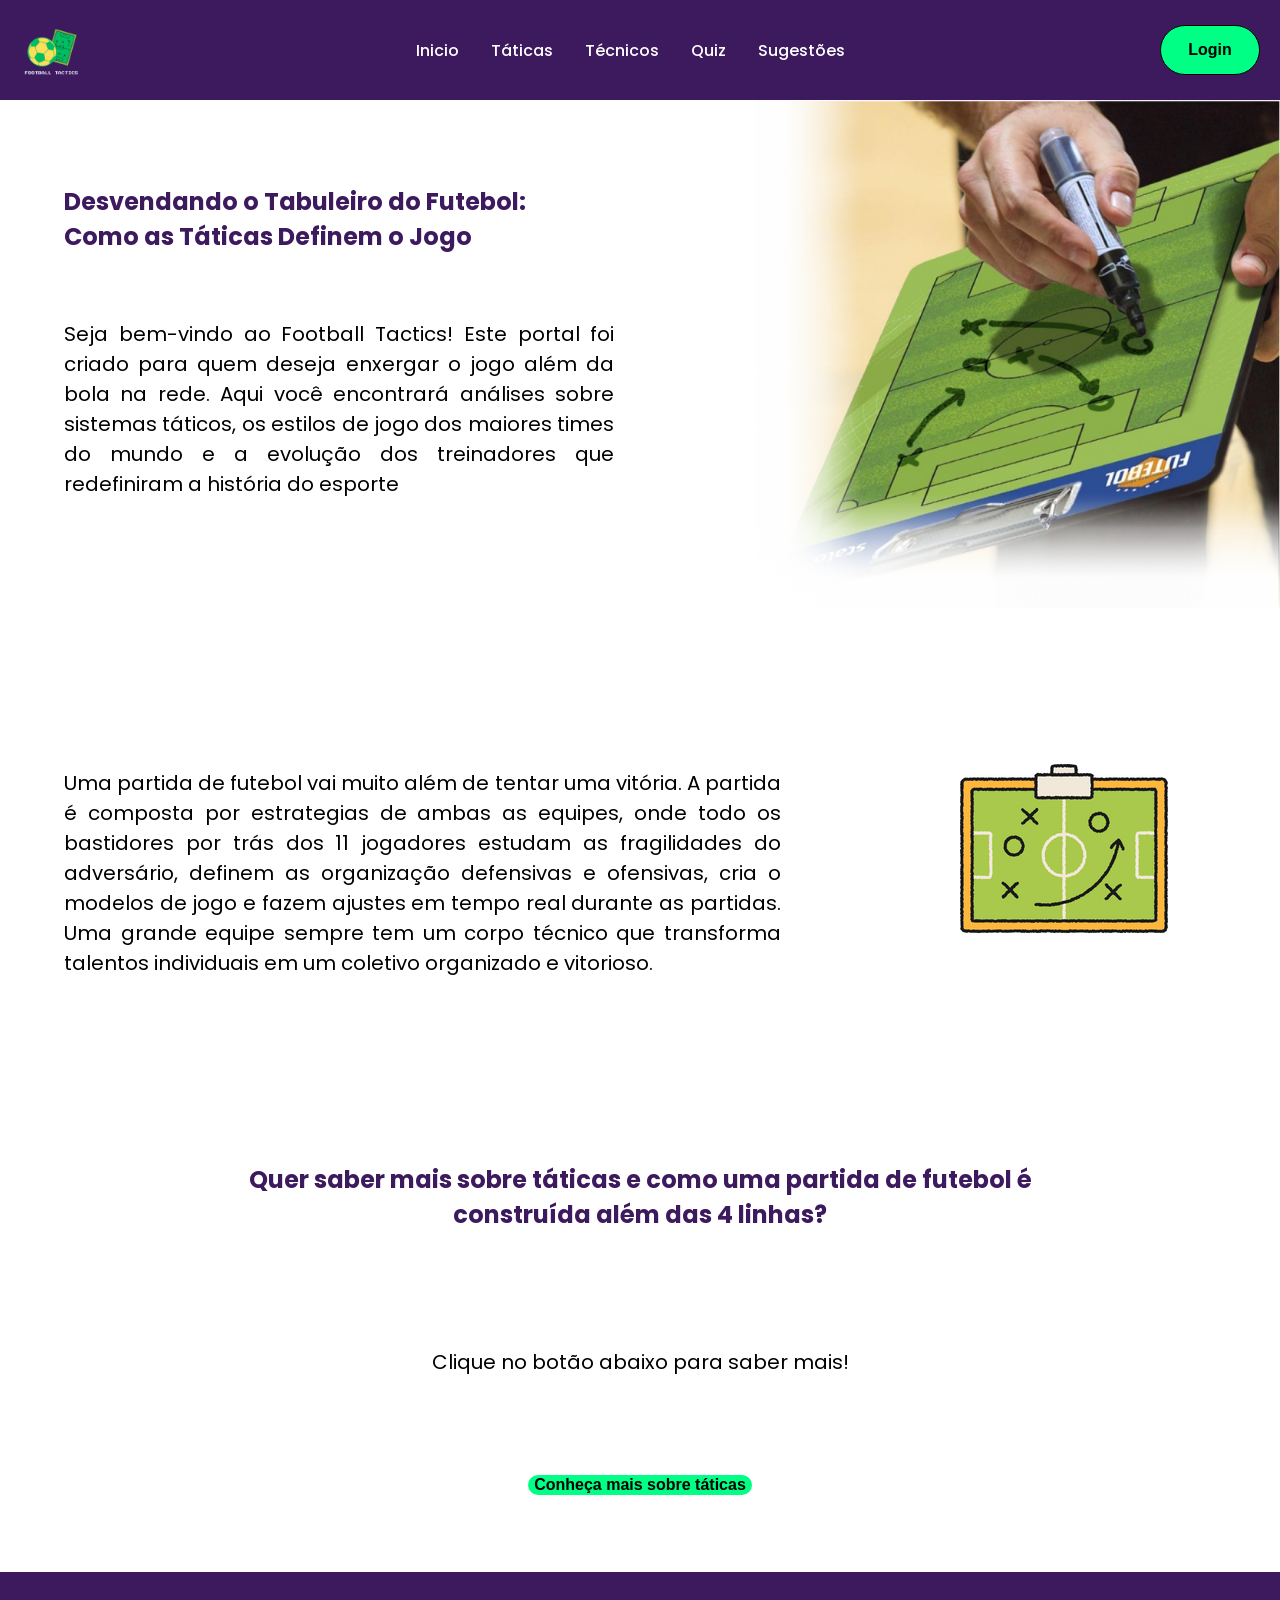
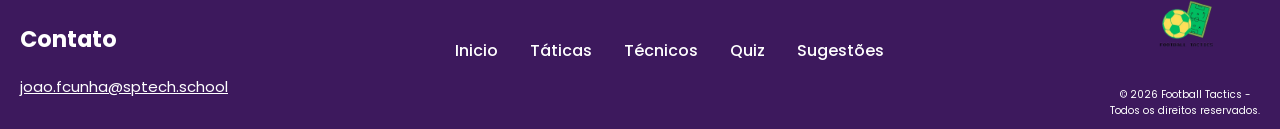
<file: public/index.html>
<!DOCTYPE html>
<html lang="en">
<head>
    <meta charset="UTF-8">
    <meta name="viewport" content="width=device-width, initial-scale=1.0">
    <link rel="stylesheet" href="css/style.css">
    <title>Football Tactics</title>
</head>
<body>
    <header>
        <nav class="card-navbar txt-nav">
            <img src="./assets/img/DATA_FOOTBALL_branco-removebg-preview.png" alt="Logo da Football Tactics" class="img-nav">
            <div class="card-navbar-links">
                <ul>
                <li><a href="./index.html">Inicio</a></li>
                <li><a href="./taticas.html">Táticas</a></li>
                <li><a href="./tecnicos.html">Técnicos</a></li>
                <li><a href="./quiz.html">Quiz</a></li>
                <li><a href="./sugestoes.html">Sugestões</a></li>
                </ul>
            </div>
            <button class="button-login" onclick="login()">Login</button>
        </nav>
    </header>
    <section>
        <div class="card-secao1">
        <div class="card-secao1-txt">
            <h1>Desvendando o Tabuleiro do Futebol:
            <br> 
            Como as Táticas Definem o Jogo</h1>
            <br>
            <p>Seja bem-vindo ao Football Tactics! Este portal foi criado para quem deseja enxergar o jogo além da bola na rede. Aqui você encontrará análises sobre sistemas táticos, os estilos de jogo dos maiores times do mundo e a evolução dos treinadores que redefiniram a história do esporte</p>
        </div>
        <div class="card-secao1-img"><img src="./assets/img/tatica.png" alt="Quadro tático de um treinador de futebol" class="img-secao1"></div>
    </div>
    </section><br><br><br>
    <section>
        <div class="card-secao2">
            <div class="card-secao2-txt">
                <p>Uma partida de futebol vai muito além de tentar uma vitória. A partida é composta por estrategias de ambas as equipes, onde todo os bastidores por trás dos 11 jogadores estudam as fragilidades do adversário, definem as organização defensivas e ofensivas, cria o modelos de jogo e fazem ajustes em tempo real durante as partidas. Uma grande equipe sempre tem um corpo técnico que transforma talentos individuais em um coletivo organizado e vitorioso.</p>
            </div>
                <div class="card-secao2-img"><img src="./assets/img/prancheta_tatica.png" alt="Prancheta tática"></div>
        </div>
    </section><br>
    <section>
        <div class="card-secao3">
            <br><br><br>
            <div class="card-secao3-txt">
                <h1>Quer saber mais sobre táticas e como uma partida de futebol é construída além das 4 linhas?</h1>
                <br><br><br>
                <p>Clique no botão abaixo para saber mais!</p>
            </div>
            <br><br><br>
            <div class="card-secao3-button">
                <button class="button-taticas" onclick="taticas()">Conheça mais sobre táticas</button>
            </div>
        </div>
    </section><br><br><br>
    <section>
        <div class="card-footer txt-footer footer">
            <div class="footer-left">
                <h2>Contato</h2>
                <a href="mailto: joao.fcunha@sptech.school">joao.fcunha@sptech.school</a>
            </div>
            <div class="card-navbar-links footer-center">
                <ul>
                    <li><a href="./index.html">Inicio</a></li>
                    <li><a href="./taticas.html">Táticas</a></li>
                    <li><a href="./tecnicos.html">Técnicos</a></li>
                    <li><a href="./quiz.html">Quiz</a></li>
                    <li><a href="./sugestoes.html">Sugestões</a></li>
                </ul>
            </div>
            <div class="footer-right">
                <img src="./assets/img/football_tactics_remove.png" alt="Logo da Football Tactics" class="img-footer">
                <p>© 2026 Football Tactics -
                <br> Todos os direitos reservados.</p>
            </div>
        </div>
    </section>
</body>
<script>
    function login() {
        window.location.href = './login.html';
    }
    function taticas() {
        window.location.href = './taticas.html';
    }
</script>
</html>
</file>
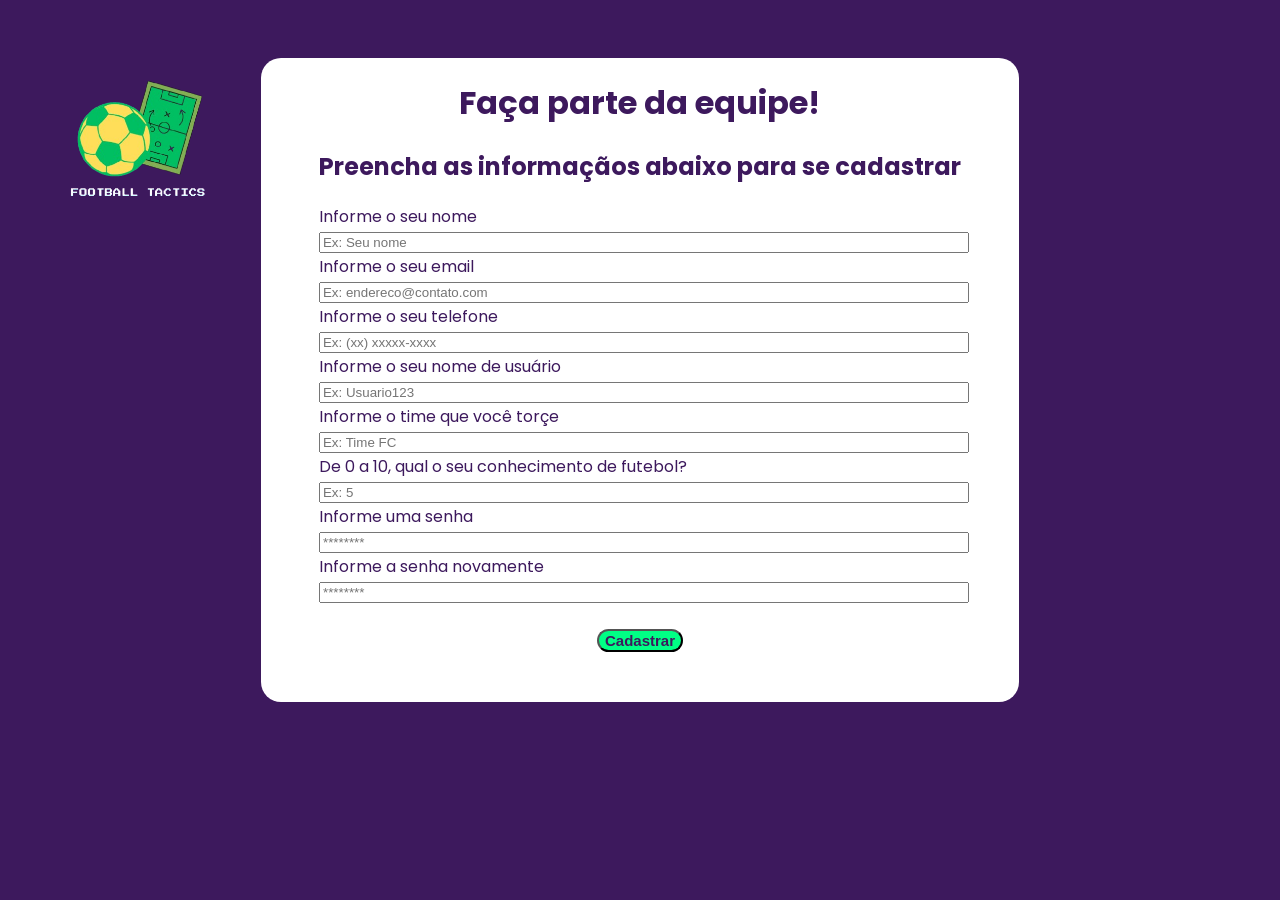
<file: public/cadastro.html>
<!DOCTYPE html>
<html lang="en">

<head>
    <meta charset="UTF-8">
    <meta name="viewport" content="width=device-width, initial-scale=1.0">
    <title>Football Tactics - Cadastro</title>
    <link rel="stylesheet" href="./css/style-cadastro.css">
</head>

<body>

    <div class="card-pai">
        <div class="card-img">
            <div class="row"><img src="./assets/img/DATA_FOOTBALL_branco-removebg-preview.png" alt=""></div>
        </div>
        <div class="card-principal">
            <div class="card-form">
                <form id="form_cadastro">
                <h1>Faça parte da equipe!</h1>
                <h2>Preencha as informaçãos abaixo para se cadastrar</h2>
                <label>Informe o seu nome</label><br>
                <input type="text" id="ipt_nome" placeholder="Ex: Seu nome"><br>
                <label>Informe o seu email</label><br>
                <input type="text" id="ipt_email" placeholder="Ex: endereco@contato.com"><br>
                <label>Informe o seu telefone</label><br>
                <input type="text" id="ipt_telefone" placeholder="Ex: (xx) xxxxx-xxxx"><br>
                <label>Informe o seu nome de usuário</label><br>
                <input type="text" id="ipt_user" placeholder="Ex: Usuario123"><br>
                <label>Informe o time que você torçe</label><br>
                <input type="text" id="ipt_time" placeholder="Ex: Time FC"><br>
                <label>De 0 a 10, qual o seu conhecimento de futebol?</label><br>
                <input type="text" id="ipt_conhecimento" placeholder="Ex: 5"><br>
                <label>Informe uma senha</label><br>
                <input type="password" id="ipt_senha" placeholder="********"><br>
                <label>Informe a senha novamente</label><br>
                <input type="password" id="ipt_conf_senha" placeholder="********"><br><br>
                
            </form>
            <div class="card-botoes">
                    <button onclick="cadastrar()" id="cadastrar" class="botao-form">Cadastrar</button><br>
            </div><br>
            </div>
        </div>
            <div class="teste"></div>
        </div>
    </div>
</body>
<script>
    let Cadastro = JSON.parse(localStorage.getItem('DadosCadastrados')) || []
    function cadastrar() {
        let nome = ipt_nome.value
        let email = ipt_email.value
        let telefone = ipt_telefone.value
        let user_name = ipt_user.value
        let conhecimento = ipt_conhecimento.value
        let time = ipt_time.value
        let senha = ipt_senha.value
        let conf_senha = ipt_conf_senha.value
        let com = email.indexOf('.com');
        let arroba = email.indexOf('@');
        let arroba_antes_com = arroba < com;
        let validacao_user = 0
        if (nome.length <= 0 || email.length <= 0 || telefone.length <= 0 || user_name.length <= 0 || conhecimento.length <= 0 || time.length <= 0 || senha.length <= 0 || conf_senha.length <= 0) {
            alert("Insira todas as informações para concluir o cadastro")
        } else {
            for (let i = 0; i < Cadastro.length; i++) {
                    if (Cadastro[i].User == user_name) {
                        validacao_user = 1
                        break
                    }
            }
            if (arroba == -1) {
                alert('O email precisa ter @')
            } else if (arroba == 0) {
                alert('Insira caracteres antes do @')
            } else if (arroba_antes_com == false) {
                alert('Formato de e-mail inválido. O "@" deve vir antes do ".com"')
            } else if (validacao_user == 1) {
               alert('Este usuário já existe')
            } else if (conhecimento < 0 || conhecimento > 10) {
                alert('Insira um valor de 0 a 10')
            } else if (senha.length < 8) {
                alert('A senha precisa ter 8 ou mais caracteres')
            } else if (senha != conf_senha) {
                alert('As senhas não coincidem!')
            } else{
                Cadastro.push({
                    Nome: nome,
                    Email: email,
                    Telefone: telefone,
                    User: user_name,
                    Conhecimento: conhecimento,
                    Time: time,
                    Senha: senha
                })
                localStorage.setItem ('DadosCadastrados', JSON.stringify(Cadastro))
                alert('Cadastro concluído! Aguarde o redirecionamento')
                ipt_nome.value = '';
                ipt_email.value = '';
                ipt_telefone.value = '';
                ipt_user.value = '';
                ipt_conhecimento.value = '';
                ipt_conf_senha.value = '';
                ipt_senha.value = '';
                ipt_time.value = '';
                setTimeout(() => {
                    window.location.href = 'login.html'
                }, 3000)
            }
            
        }
    }
</script>
</html>
</file>
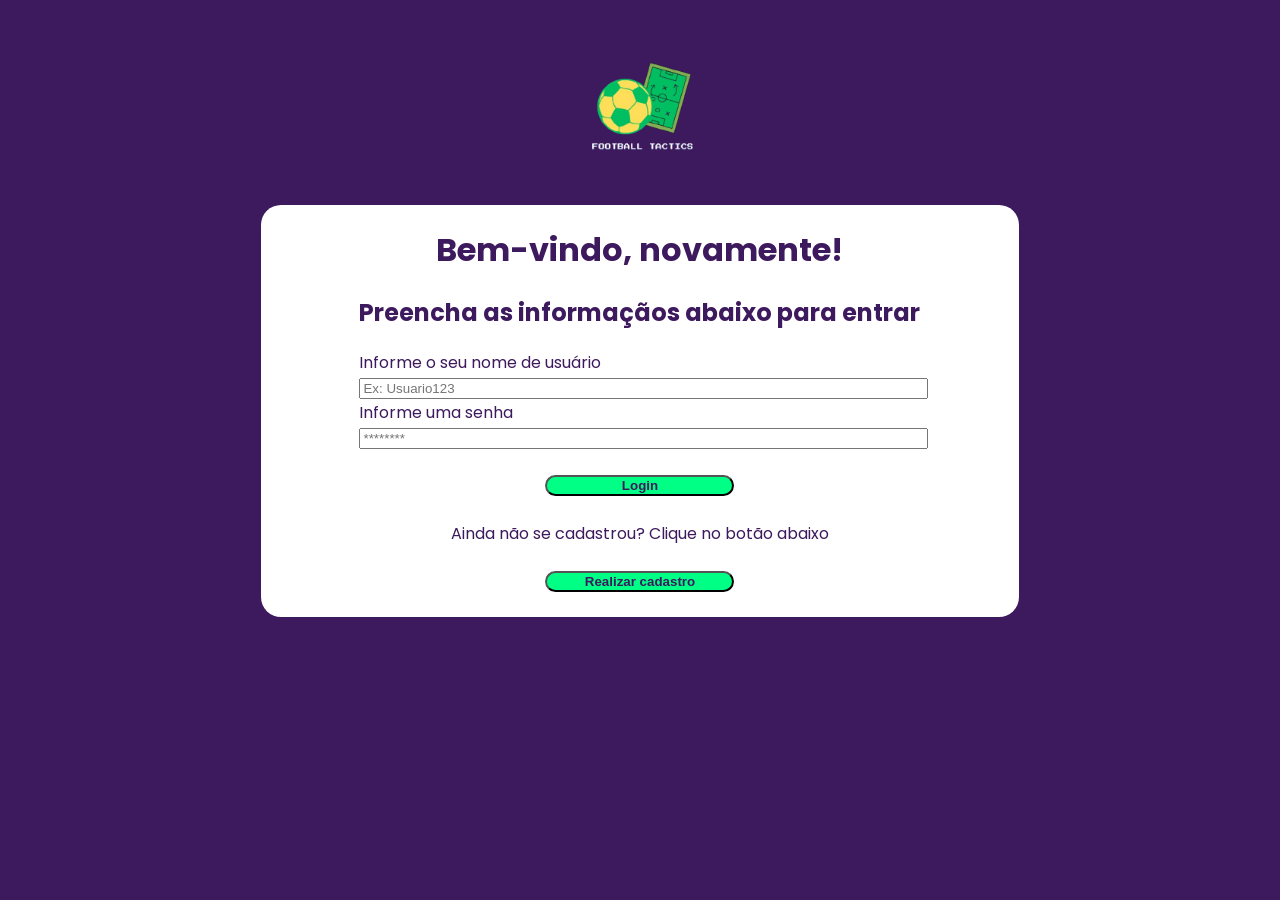
<file: public/login.html>
<!DOCTYPE html>
<html lang="en">

<head>
    <meta charset="UTF-8">
    <meta name="viewport" content="width=device-width, initial-scale=1.0">
    <title>Football Tactics - Cadastro</title>
    <link rel="stylesheet" href="./css/style-login.css">
</head>

<body>

    <div class="card-pai">
        <div class="card-img">
            <img src="./assets/img/DATA_FOOTBALL_branco-removebg-preview.png" alt="">
        </div>
        <div class="card-principal">
            <div class="card-form">
                <form id="form_cadastro">
                <h1>Bem-vindo, novamente!</h1>
                <h2>Preencha as informaçãos abaixo para entrar</h2>
                <label>Informe o seu nome de usuário</label><br>
                <input type="text" id="ipt_user_name" placeholder="Ex: Usuario123"><br>
                <label>Informe uma senha</label><br>
                <input type="password" id="ipt_senha" placeholder="********"><br><br>    
            </form>
            <div class="card-botoes">
                    <button onclick="login()" id="login" class="botao-form">Login</button><br>
                    <label>Ainda não se cadastrou? Clique no botão abaixo</label><br>
                    <button onclick="cadastro()" id="cadastro" class="botao-form">Realizar cadastro</button>
            </div><br>
            </div>
        </div>
            <div class="teste"></div>
        </div>
    </div>
</body>
<script>
    let Cadastro = JSON.parse(localStorage.getItem('DadosCadastrados'))
    function cadastro() {
            window.location.href = './cadastro.html'
        }
    function login() {
        let user_name = ipt_user_name.value;
        let senha = ipt_senha.value;
        let validacao_user = 0
        let validacao_senha = 0
        for (let i = 0; i < Cadastro.length; i++) {
            if (Cadastro[i].User === user_name) {
                validacao_user = 1
                break
            }
        }
        for (let i = 0; i < Cadastro.length; i++) {
            if (Cadastro[i].Senha === senha) {
                validacao_senha = 1
                break
            }
        }
        if (validacao_user == 1 && validacao_senha == 1) {
            alert(`Bem-vindo ${user_name}!`)
            window.location.href = './quiz.html'
        }
        if (validacao_user == 0) {
            alert('Usuário incorreta!')
        }
        if (validacao_senha == 0) {
            alert('Senha incorreta!')
        } 
           
    }
</script>
</html>
</file>
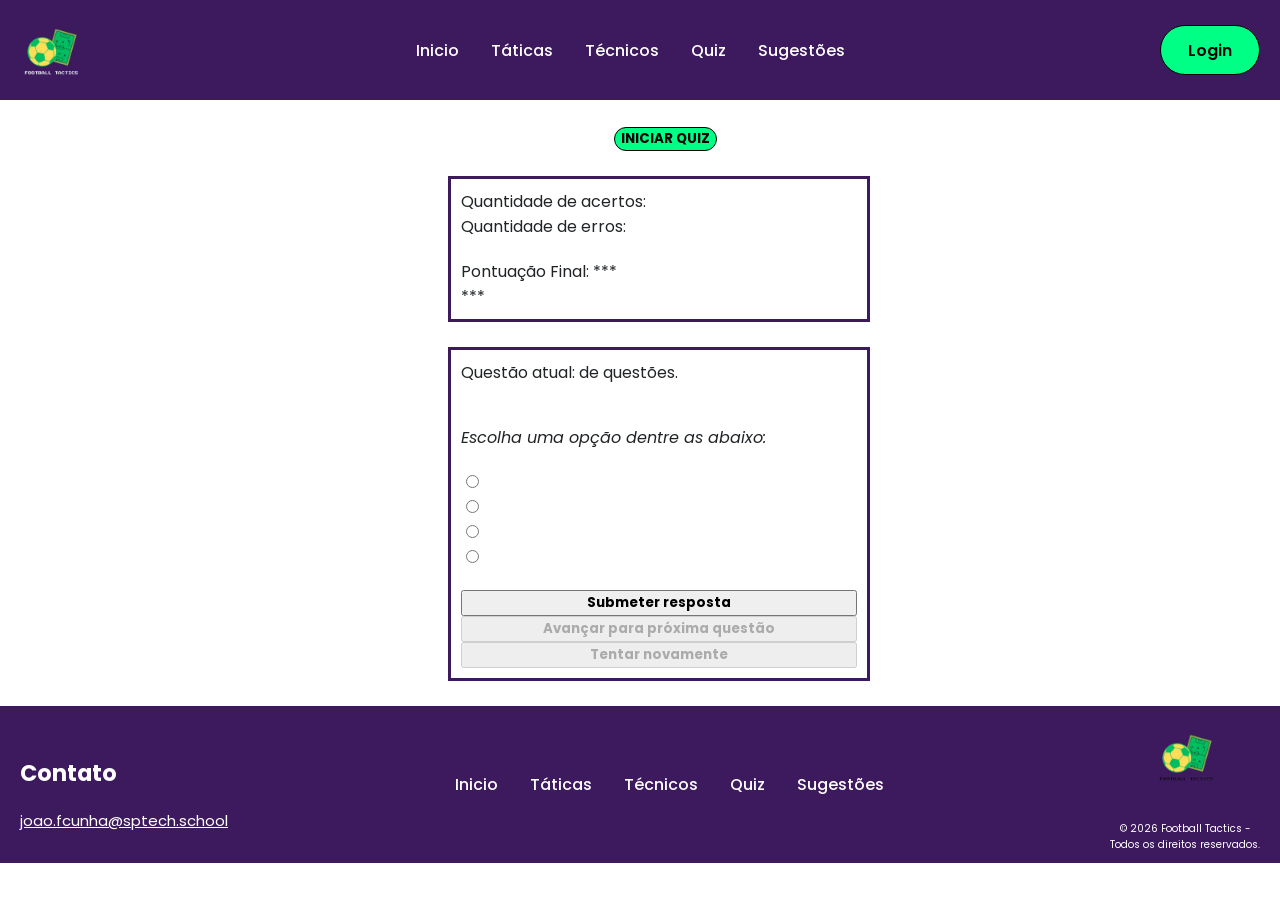
<file: public/quiz.html>
<!DOCTYPE html>
<html lang="en">
<head>
    <meta charset="UTF-8">
    <meta name="viewport" content="width=device-width, initial-scale=1.0">
    <link rel="stylesheet" href="css/style-quiz.css">
    <title>Football Tactics - Quiz</title>
</head>
<body>
    <header>
        <nav class="card-navbar txt-nav">
            <img src="./assets/img/DATA_FOOTBALL_branco-removebg-preview.png" alt="Logo da Football Tactics" class="img-nav">
            <div class="card-navbar-links">
                <ul>
                <li><a href="./index.html">Inicio</a></li>
                <li><a href="./taticas.html">Táticas</a></li>
                <li><a href="./tecnicos.html">Técnicos</a></li>
                <li><a href="./quiz.html">Quiz</a></li>
                <li><a href="./sugestoes.html">Sugestões</a></li>
                </ul>
            </div>
            <button class="button-login" onclick="Login()">Login</button>
        </nav>
     <div id="pontuacaoEJogo" class="card-quiz"><br>
        <button id="btnIniciarQuiz" class="button-iniciar" onclick="iniciarQuiz()">INICIAR QUIZ</button><br><br>
        <div id="pontuacao" class="flex-colunar width-fit-content border-primary">
            <div id="pontuacaoDuranteJogo" class="flex-colunar padding-8">
                <span class="width-fit-content">Quantidade de acertos: <span id="spanCertas"></span></span>
                <span class="width-fit-content">Quantidade de erros: <span id="spanErradas"></span></span>
            </div>
            <div id="pontuacaoFinalJogo" class="flex-colunar padding-8">
                <span id="pontuacaoFinal" class="width-fit-content">Pontuação Final:
                    <span id="spanPontuacaoFinal">***</span>
                </span>
                <span id="msgFinal" class="width-fit-content">***</span>
            </div>
        </div>
        <br>
        <div id="jogo" class="width-fit-content flex-colunar border-secondary card-questoes">

            <div id="infoQuestao" class="padding-8">
                <span>Questão atual: <span id="spanNumeroDaQuestaoAtual"></span> de <span id="qtdQuestoes"></span>
                    questões.</span>
            </div>

            <div id="perguntaDaQuestaoAtual" class="padding-8">
                <span id="spanQuestaoExibida" class="text-bold"></span>
            </div>

            <div id="infoAlternativas" class="padding-8">
                <span><em>Escolha uma opção dentre as abaixo:</em></span>
            </div>

            <div id="opcoes" class="flex-colunar padding-8">
                <span>
                    <input type="radio" id="primeiraOpcao" name="option" class="radio" value="alternativaA" />
                    <label for="primeiraOpcao" class="option" id="labelOpcaoUm"></label>
                </span>
                <span>
                    <input type="radio" id="segundaOpcao" name="option" class="radio" value="alternativaB" />
                    <label for="segundaOpcao" class="option" id="labelOpcaoDois"></label>
                </span>
                <span>
                    <input type="radio" id="terceiraOpcao" name="option" class="radio" value="alternativaC" />
                    <label for="terceiraOpcao" class="option" id="labelOpcaoTres"></label>
                </span>
                <span>
                    <input type="radio" id="quartaOpcao" name="option" class="radio" value="alternativaD" />
                    <label for="quartaOpcao" class="option" id="labelOpcaoQuatro"></label>
                </span>
            </div>

            <div id="botoes" class="flex-colunar padding-8">
                <button onclick="submeter()" id="btnSubmeter">Submeter resposta</button>
                <button onclick="avancar()" id="btnProx" disabled>Avançar para próxima questão</button>
                <!-- <button onclick="finalizar()" id="btnConcluir" disabled>Finalizar Quiz</button> -->
                <button onclick="tentarNovamente()" id="btnTentarNovamente" disabled>Tentar novamente</button>
            </div>

        </div><br>
    </div>
    <section>
        <div class="card-footer txt-footer footer">
            <div class="footer-left">
                <h2>Contato</h2>
                <a href="mailto: joao.fcunha@sptech.school">joao.fcunha@sptech.school</a>
            </div>
            <div class="card-navbar-links footer-center">
                <ul>
                    <li><a href="./index.html">Inicio</a></li>
                    <li><a href="./taticas.html">Táticas</a></li>
                    <li><a href="./tecnicos.html">Técnicos</a></li>
                    <li><a href="./quiz.html">Quiz</a></li>
                    <li><a href="./sugestoes.html">Sugestões</a></li>
                </ul>
            </div>
            <div class="footer-right">
                <img src="./assets/img/football_tactics_remove.png" alt="Logo da Football Tactics" class="img-footer">
                <p>© 2026 Football Tactics -
                <br> Todos os direitos reservados.</p>
            </div>
        </div>
    </section>
</body>
<script>
   const listaDeQuestoes = [

        {
            pergunta: "Qual mês tem 30 dias?",
            alternativaA: "Janeiro",
            alternativaB: "Dezembro",
            alternativaC: "Junho",
            alternativaD: "Agosto",
            alternativaCorreta: "alternativaC"
        },

        {
            pergunta: "Quantas horas tem em um dia?",
            alternativaA: "30 horas",
            alternativaB: "38 horas",
            alternativaC: "48 horas",
            alternativaD: "24 horas",
            alternativaCorreta: "alternativaD"
        },

        {
            pergunta: "Qual destes números é ímpar?",
            alternativaA: "Dez",
            alternativaB: "Doze",
            alternativaC: "Oito",
            alternativaD: "Onze",
            alternativaCorreta: "alternativaD"
        }

    ]

    // variáveis globais    
    let numeroDaQuestaoAtual = 0
    let pontuacaoFinal = 0
    let tentativaIncorreta = 0
    let certas = 0
    let erradas = 0
    let quantidadeDeQuestoes = listaDeQuestoes.length
    // let isUltima = numeroDaQuestaoAtual == quantidadeDeQuestoes-1 ? true : false

    function onloadEsconder() {
        document.getElementById('pontuacao').style.display = "none"
        document.getElementById('jogo').style.display = "none"
    }

    function iniciarQuiz() {
        document.getElementById('pontuacao').style.display = "flex"
        document.getElementById('jogo').style.display = "flex"
        document.getElementById('btnIniciarQuiz').style.display = "none"

        document.getElementById('qtdQuestoes').innerHTML = quantidadeDeQuestoes

        preencherHTMLcomQuestaoAtual(0)

        btnSubmeter.disabled = false
        btnProx.disabled = true
        // btnConcluir.disabled = true
        btnTentarNovamente.disabled = true
    }

    function preencherHTMLcomQuestaoAtual(index) {
        habilitarAlternativas(true)
        const questaoAtual = listaDeQuestoes[index]
        numeroDaQuestaoAtual = index
        console.log("questaoAtual")
        console.log(questaoAtual)
        document.getElementById("spanNumeroDaQuestaoAtual").innerHTML = Number(index) + 1 // ajustando porque o index começa em 0
        document.getElementById("spanQuestaoExibida").innerHTML = questaoAtual.pergunta;
        document.getElementById("labelOpcaoUm").innerHTML = questaoAtual.alternativaA;
        document.getElementById("labelOpcaoDois").innerHTML = questaoAtual.alternativaB;
        document.getElementById("labelOpcaoTres").innerHTML = questaoAtual.alternativaC;
        document.getElementById("labelOpcaoQuatro").innerHTML = questaoAtual.alternativaD;
    }

    function submeter() {
        const options = document.getElementsByName("option"); // recupera alternativas no html

        let hasChecked = false
        for (let i = 0; i < options.length; i++) {
            if (options[i].checked) {
                hasChecked = true
                break
            }
        }

        if (!hasChecked) {
            alert("Não há alternativas escolhidas. Escolha uma opção.")
        } else {
            btnSubmeter.disabled = true
            btnProx.disabled = false

            habilitarAlternativas(false)

            checarResposta()
        }
    }

    function habilitarAlternativas(trueOrFalse) {
        let opcaoEscolhida = trueOrFalse ? false : true

        primeiraOpcao.disabled = opcaoEscolhida
        segundaOpcao.disabled = opcaoEscolhida
        terceiraOpcao.disabled = opcaoEscolhida
        quartaOpcao.disabled = opcaoEscolhida

    }

    function avancar() {
        btnProx.disabled = true
        btnSubmeter.disabled = false

        desmarcarRadioButtons()

        if (numeroDaQuestaoAtual < quantidadeDeQuestoes - 1) {
            preencherHTMLcomQuestaoAtual(numeroDaQuestaoAtual)
        } else if (numeroDaQuestaoAtual == quantidadeDeQuestoes - 1) {
            alert("Atenção... a próxima é a ultima questão!")
            preencherHTMLcomQuestaoAtual(numeroDaQuestaoAtual)
        } else {
            finalizarJogo()
        }
        limparCoresBackgroundOpcoes()
    }

    function tentarNovamente() {
        // atualiza a página
        window.location.reload()
    }

    function checarResposta() {
        const questaoAtual = listaDeQuestoes[numeroDaQuestaoAtual] // questão atual 
        const respostaQuestaoAtual = questaoAtual.alternativaCorreta // qual é a resposta correta da questão atual

        const options = document.getElementsByName("option"); // recupera alternativas no html

        let alternativaCorreta = null // variável para armazenar a alternativa correta

        options.forEach((option) => {
            if (option.value === respostaQuestaoAtual) {
                console.log("alternativaCorreta está no componente: " + alternativaCorreta)
                alternativaCorreta = option.labels[0].id
            }
        })

        // verifica se resposta assinalada é correta
        options.forEach((option) => {
            if (option.checked === true && option.value === respostaQuestaoAtual) {
                document.getElementById(alternativaCorreta).classList.add("text-success-with-bg")
                pontuacaoFinal++
                certas++
                document.getElementById("spanCertas").innerHTML = certas
                numeroDaQuestaoAtual++
            } else if (option.checked && option.value !== respostaQuestaoAtual) {
                const wrongLabelId = option.labels[0].id

                document.getElementById(wrongLabelId).classList.add("text-danger-with-bg")
                document.getElementById(alternativaCorreta).classList.add("text-success-with-bg")
                tentativaIncorreta++
                erradas++
                document.getElementById("spanErradas").innerHTML = erradas
                numeroDaQuestaoAtual++
            }
        })
    }

    function limparCoresBackgroundOpcoes() {
        const options = document.getElementsByName("option");
        options.forEach((option) => {
            document.getElementById(option.labels[0].id).classList.remove("text-danger-with-bg")
            document.getElementById(option.labels[0].id).classList.remove("text-success-with-bg")
        })
    }

    function desmarcarRadioButtons() {
        const options = document.getElementsByName("option");
        for (let i = 0; i < options.length; i++) {
            options[i].checked = false;
        }
    }

    function finalizarJogo() {
        let textoParaMensagemFinal = null
        let classComCoresParaMensagemFinal = null
        const porcentagemFinalDeAcertos = pontuacaoFinal / quantidadeDeQuestoes

        if (porcentagemFinalDeAcertos <= 0.3) {
            textoParaMensagemFinal = "Parece que você não estudou..."
            classComCoresParaMensagemFinal = "text-danger-with-bg"
        }
        else if (porcentagemFinalDeAcertos > 0.3 && porcentagemFinalDeAcertos < 0.9) {
            textoParaMensagemFinal = "Pode melhorar na próxima, hein!"
            classComCoresParaMensagemFinal = "text-warning-with-bg"
        }
        else if (porcentagemFinalDeAcertos >= 0.9) {
            textoParaMensagemFinal = "Uau, parabéns!"
            classComCoresParaMensagemFinal = "text-success-with-bg"
        }

        textoParaMensagemFinal += "<br> Você acertou " + Math.round((porcentagemFinalDeAcertos)*100) + "% das questões."


        document.getElementById('msgFinal').innerHTML = textoParaMensagemFinal
        document.getElementById('msgFinal').classList.add(classComCoresParaMensagemFinal) 
        document.getElementById('spanPontuacaoFinal').innerHTML = pontuacaoFinal

        document.getElementById('jogo').classList.add("text-new-gray") 

        btnProx.disabled = true
        btnSubmeter.disabled = true
        // btnConcluir.disabled = true
        btnTentarNovamente.disabled = false

    }
</script>
</html>
</file>
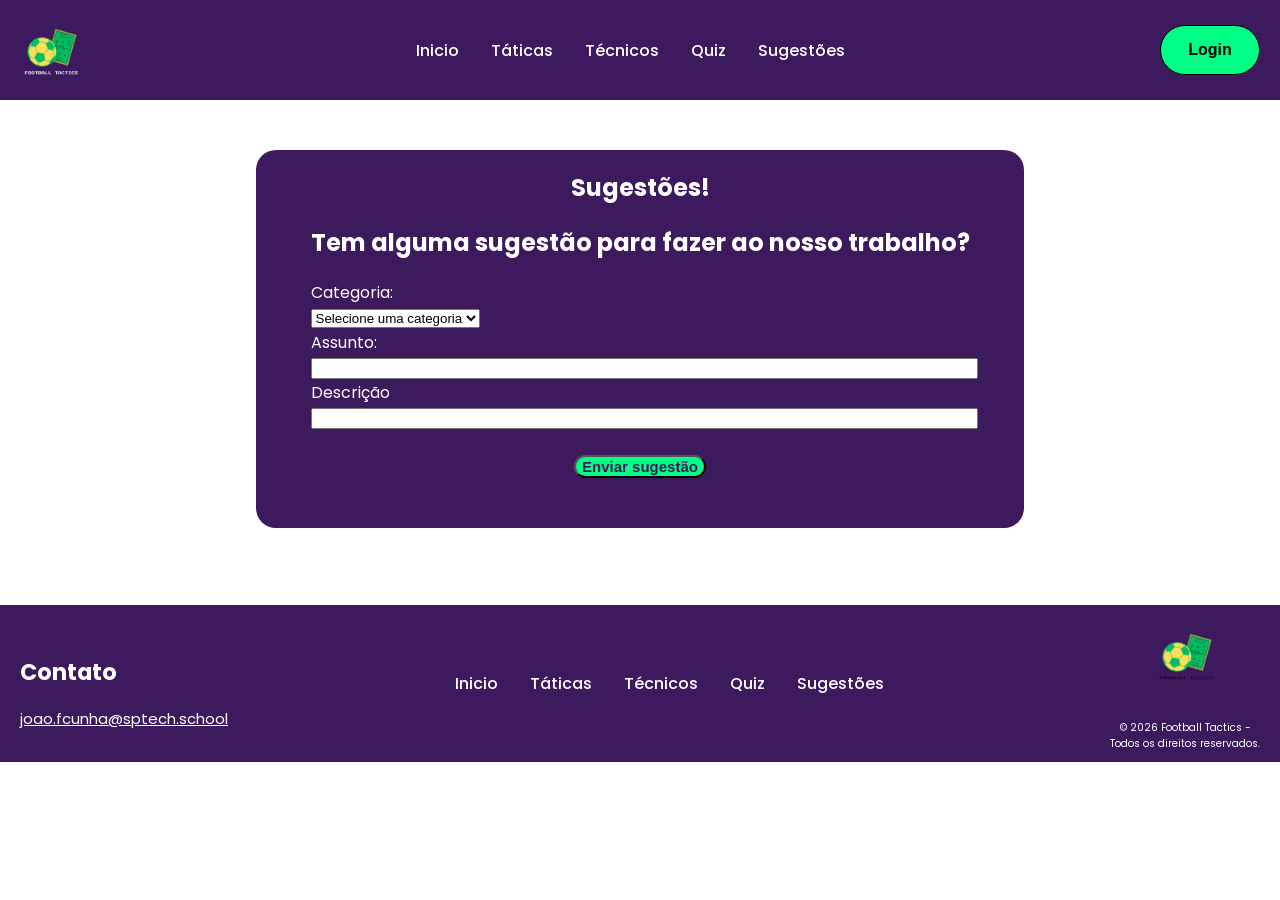
<file: public/sugestoes.html>
<!DOCTYPE html>
<html lang="en">
<head>
    <meta charset="UTF-8">
    <meta name="viewport" content="width=device-width, initial-scale=1.0">
    <link rel="stylesheet" href="css/style-sugestoes.css">
    <title>Football Tactics</title>
</head>
<body>
    <div class="card-total">
        <header>
        <nav class="card-navbar txt-nav">
            <img src="./assets/img/DATA_FOOTBALL_branco-removebg-preview.png" alt="Logo da Football Tactics" class="img-nav">
            <div class="card-navbar-links">
                <ul>
                <li><a href="./index.html">Inicio</a></li>
                <li><a href="./taticas.html">Táticas</a></li>
                <li><a href="./tecnicos.html">Técnicos</a></li>
                <li><a href="./quiz.html">Quiz</a></li>
                <li><a href="./sugestoes.html">Sugestões</a></li>
                </ul>
            </div>
            <button class="button-login" onclick="login()">Login</button>
        </nav>
    </header>
    <section>
        <div class="card-pai">
        <div class="card-img">
        </div>
        <div class="card-principal">
            <div class="card-form">
                <form id="form_cadastro">
                <h1 class="card-principal-h1-h2">Sugestões!</h1>
                <h2 class="card-principal-h1-h2">Tem alguma sugestão para fazer ao nosso trabalho?</h2>
                <label for="">Categoria:</label><br>
                <select name="" id="sel_categoria">
                    <option value="0" disabled selected>Selecione uma categoria</option>
                    <option value="1">Melhorias</option>
                    <option value="2">Links</option>
                    <option value="3">Bugs</option>
                    <option value="4">Reclamações</option>
                </select><br>
                <label for="">Assunto:</label>
                <input type="text" id="ipt_assunto">
                <label for="">Descrição</label>
                <input type="text" id="ipt_descricao">
            </form><br>
            <div class="card-botoes">
                    <button onclick="sugestao()" id="btn_sugestao" class="botao-form">Enviar sugestão</button><br>
            </div><br>
            </div>
        </div>
            <div class="teste"></div>
        </div>
    </div>
    </section>
        <div class="card-footer txt-footer footer">
            <div class="footer-left">
                <h2>Contato</h2>
                <a href="mailto: joao.fcunha@sptech.school">joao.fcunha@sptech.school</a>
            </div>
            <div class="card-navbar-links footer-center">
                <ul>
                    <li><a href="./index.html">Inicio</a></li>
                    <li><a href="./taticas.html">Táticas</a></li>
                    <li><a href="./tecnicos.html">Técnicos</a></li>
                    <li><a href="./quiz.html">Quiz</a></li>
                    <li><a href="./sugestoes.html">Sugestões</a></li>
                </ul>
            </div>
            <div class="footer-right">
                <img src="./assets/img/football_tactics_remove.png" alt="Logo da Football Tactics" class="img-footer">
                <p>© 2026 Football Tactics -
                <br> Todos os direitos reservados.</p>
            </div>
        </div>
    </section>
    </div>
</body>
<script>
    function login() {
        window.location.href = './login.html';
    }
    function taticas() {
        window.location.href = './taticas.html';
    }
</script>
</html>
</file>
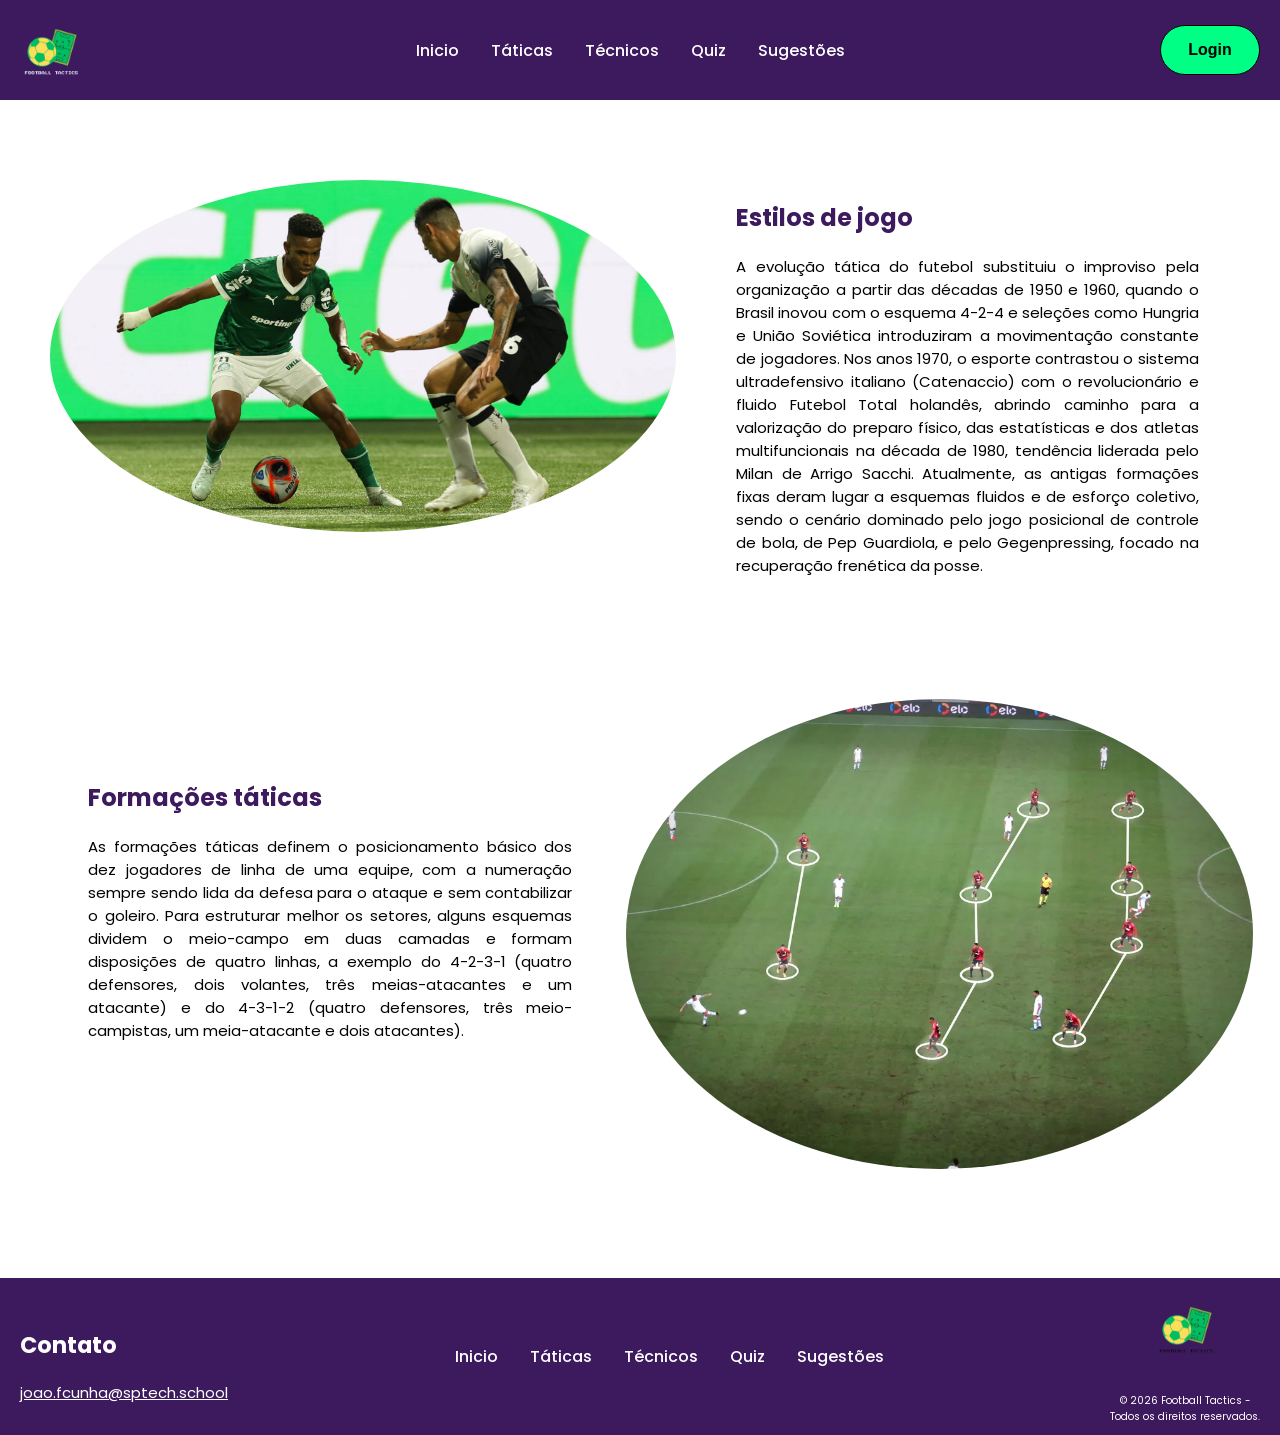
<file: public/taticas.html>
<!DOCTYPE html>
<html lang="en">
<head>
    <meta charset="UTF-8">
    <meta name="viewport" content="width=device-width, initial-scale=1.0">
    <link rel="stylesheet" href="css/style-taticas.css">
    <title>Football Tactics - Táticas</title>
</head>
<body>
    <header>
        <nav class="card-navbar txt-nav">
            <img src="./assets/img/DATA_FOOTBALL_branco-removebg-preview.png" alt="Logo da Football Tactics" class="img-nav">
            <div class="card-navbar-links">
                <ul>
                <li><a href="./index.html">Inicio</a></li>
                <li><a href="./taticas.html">Táticas</a></li>
                <li><a href="./tecnicos.html">Técnicos</a></li>
                <li><a href="./quiz.html">Quiz</a></li>
                <li><a href="./sugestoes.html">Sugestões</a></li>
                </ul>
            </div>
            <button class="button-login" onclick="login()">Login</button>
        </nav>
    </header><br><br>
    <section>
        <div class="card-secao1">
        <div class="card-secao1-img"><img src="./assets/img/estilo_jogo.png" alt="Quadro tático de um treinador de futebol" class="img-card-secao1"></div>
        <div class="card-secao1-txt">
            <h1>Estilos de jogo</h1>
            <p>A evolução tática do futebol substituiu o improviso pela organização a partir das décadas de 1950 e 1960, quando o Brasil inovou com o esquema 4-2-4 e seleções como Hungria e União Soviética introduziram a movimentação constante de jogadores. Nos anos 1970, o esporte contrastou o sistema ultradefensivo italiano (Catenaccio) com o revolucionário e fluido Futebol Total holandês, abrindo caminho para a valorização do preparo físico, das estatísticas e dos atletas multifuncionais na década de 1980, tendência liderada pelo Milan de Arrigo Sacchi. Atualmente, as antigas formações fixas deram lugar a esquemas fluidos e de esforço coletivo, sendo o cenário dominado pelo jogo posicional de controle de bola, de Pep Guardiola, e pelo Gegenpressing, focado na recuperação frenética da posse.</p>
        </div>
        </div>
    </section><br><br>
    <section>
        <div class="card-secao2">
        <div class="card-secao2-txt">
            <h1>Formações táticas</h1>
            <p>As formações táticas definem o posicionamento básico dos dez jogadores de linha de uma equipe, com a numeração sempre sendo lida da defesa para o ataque e sem contabilizar o goleiro. Para estruturar melhor os setores, alguns esquemas dividem o meio-campo em duas camadas e formam disposições de quatro linhas, a exemplo do 4-2-3-1 (quatro defensores, dois volantes, três meias-atacantes e um atacante) e do 4-3-1-2 (quatro defensores, três meio-campistas, um meia-atacante e dois atacantes).</p>
        </div>
        <div class="card-secao1-img"><img src="./assets/img/formacao_tatica.png" alt="Quadro tático de um treinador de futebol" ></div>
        </div>
    </section><br><br><br>
    <section>
        <div class="card-footer txt-footer footer">
            <div class="footer-left">
                <h2>Contato</h2>
                <a href="mailto: joao.fcunha@sptech.school">joao.fcunha@sptech.school</a>
            </div>
            <div class="card-navbar-links footer-center">
                <ul>
                    <li><a href="./index.html">Inicio</a></li>
                    <li><a href="./taticas.html">Táticas</a></li>
                    <li><a href="./tecnicos.html">Técnicos</a></li>
                    <li><a href="./quiz.html">Quiz</a></li>
                    <li><a href="./sugestoes.html">Sugestões</a></li>
                </ul>
            </div>
            <div class="footer-right">
                <img src="./assets/img/football_tactics_remove.png" alt="Logo da Football Tactics" class="img-footer">
                <p>© 2026 Football Tactics -
                <br> Todos os direitos reservados.</p>
            </div>
        </div>
    </section>
</body>
<script>
    function login() {
        window.location.href = './login.html';
    }
</script>
</html>
</file>
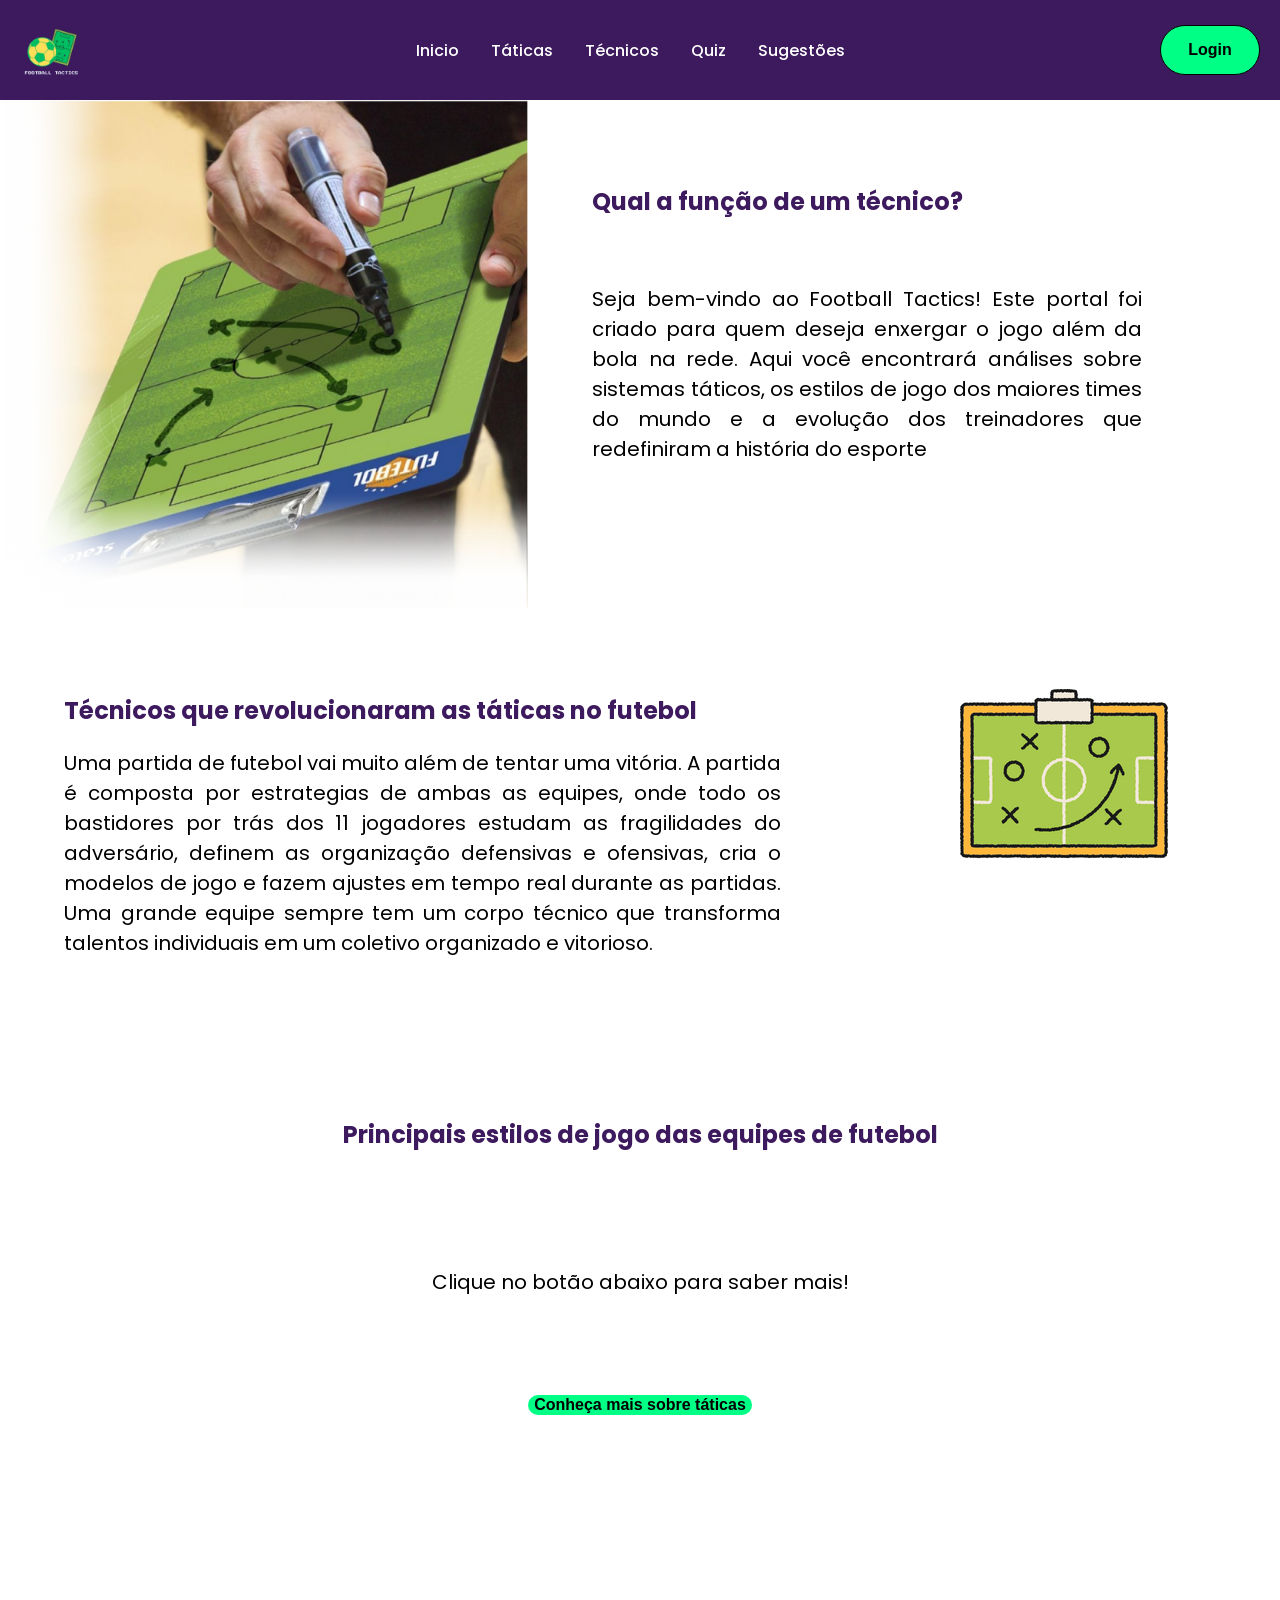
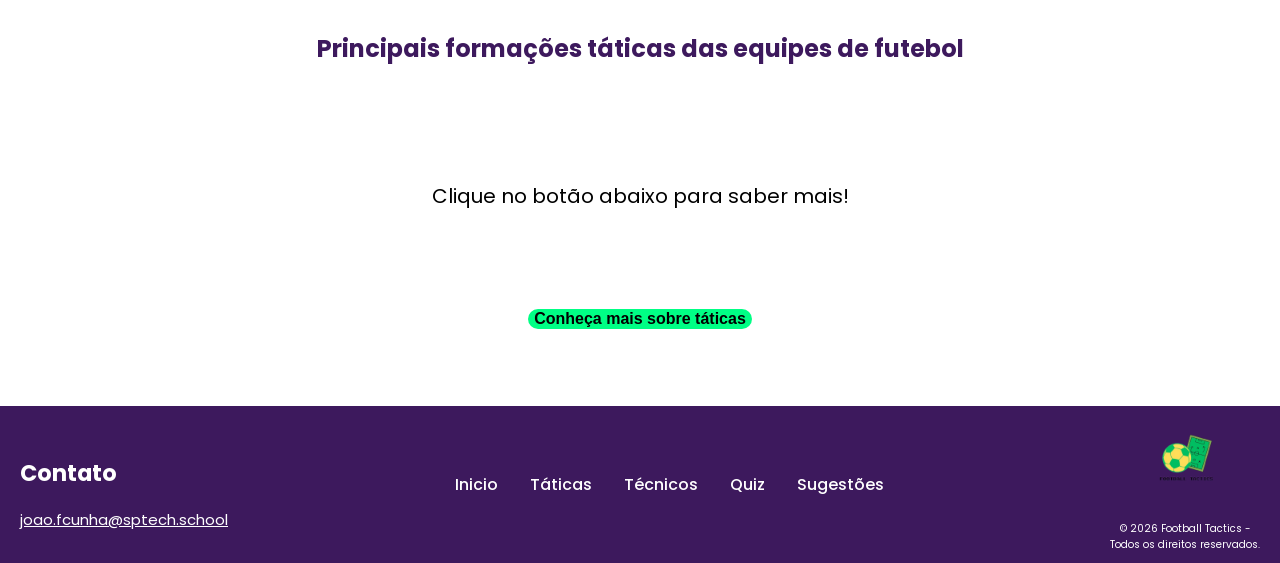
<file: public/tecnicos.html>
<!DOCTYPE html>
<html lang="en">
<head>
    <meta charset="UTF-8">
    <meta name="viewport" content="width=device-width, initial-scale=1.0">
    <link rel="stylesheet" href="css/style.css">
    <title>Football Tactics - Técnicos</title>
</head>
<body>
    <header>
        <nav class="card-navbar txt-nav">
            <img src="./assets/img/DATA_FOOTBALL_branco-removebg-preview.png" alt="Logo da Football Tactics" class="img-nav">
            <div class="card-navbar-links">
                <ul>
                <li><a href="./index.html">Inicio</a></li>
                <li><a href="./taticas.html">Táticas</a></li>
                <li><a href="./tecnicos.html">Técnicos</a></li>
                <li><a href="./quiz.html">Quiz</a></li>
                <li><a href="./sugestoes.html">Sugestões</a></li>
                </ul>
            </div>
            <button class="button-login" onclick="login()">Login</button>
        </nav>
    </header>
    <section>
        <div class="card-secao1">
        <div class="card-secao1-img"><img src="./assets/img/tatica.png" alt="Quadro tático de um treinador de futebol"></div>
        <div class="card-secao1-txt">
            <h1>Qual a função de um técnico?</h1>
            <br>
            <p>Seja bem-vindo ao Football Tactics! Este portal foi criado para quem deseja enxergar o jogo além da bola na rede. Aqui você encontrará análises sobre sistemas táticos, os estilos de jogo dos maiores times do mundo e a evolução dos treinadores que redefiniram a história do esporte</p>
        </div>
    </div>
    </section>
    <section>
        <div class="card-secao2">
            <div class="card-secao2-txt">
                <h1>Técnicos que revolucionaram as táticas no futebol</h1>
                <p>Uma partida de futebol vai muito além de tentar uma vitória. A partida é composta por estrategias de ambas as equipes, onde todo os bastidores por trás dos 11 jogadores estudam as fragilidades do adversário, definem as organização defensivas e ofensivas, cria o modelos de jogo e fazem ajustes em tempo real durante as partidas. Uma grande equipe sempre tem um corpo técnico que transforma talentos individuais em um coletivo organizado e vitorioso.</p>
            </div>
                <div class="card-secao2-img"><img src="./assets/img/prancheta_tatica.png" alt="Prancheta tática"></div>
        </div>
    </section>
    <section>
        <div class="card-secao3">
            <br><br><br>
            <div class="card-secao3-txt">
                <h1>Principais estilos de jogo das equipes de futebol</h1>
                <br><br><br>
                <p>Clique no botão abaixo para saber mais!</p>
            </div>
            <br><br><br>
            <div class="card-secao3-button">
                <button class="button-taticas">Conheça mais sobre táticas</button>
            </div>
        </div>
    </section><br><br><br>
    <section>
        <div class="card-secao3">
            <br><br><br>
            <div class="card-secao3-txt">
                <h1>Principais formações táticas das equipes de futebol</h1>
                <br><br><br>
                <p>Clique no botão abaixo para saber mais!</p>
            </div>
            <br><br><br>
            <div class="card-secao3-button">
                <button class="button-taticas">Conheça mais sobre táticas</button>
            </div>
        </div>
    </section><br><br><br>
    <section>
        <div class="card-footer txt-footer footer">
            <div class="footer-left">
                <h2>Contato</h2>
                <a href="mailto: joao.fcunha@sptech.school">joao.fcunha@sptech.school</a>
            </div>
            <div class="card-navbar-links footer-center">
                <ul>
                    <li><a href="./index.html">Inicio</a></li>
                    <li><a href="./taticas.html">Táticas</a></li>
                    <li><a href="./tecnicos.html">Técnicos</a></li>
                    <li><a href="./quiz.html">Quiz</a></li>
                    <li><a href="./sugestoes.html">Sugestões</a></li>
                </ul>
            </div>
            <div class="footer-right">
                <img src="./assets/img/football_tactics_remove.png" alt="Logo da Football Tactics" class="img-footer">
                <p>© 2026 Football Tactics -
                <br> Todos os direitos reservados.</p>
            </div>
        </div>
    </section>
</body>
<script>
    function login() {
        window.location.href = './login.html';
    }
</script>
</html>
</file>
<file: public/css/style.css>
@import url('https://fonts.googleapis.com/css2?family=Poppins:ital,wght@0,100;0,200;0,300;0,400;0,500;0,600;0,700;0,800;0,900;1,100;1,200;1,300;1,400;1,500;1,600;1,700;1,800;1,900&display=swap');
body{
    margin: 0;
    padding: 0;
    box-sizing: border-box;
    font-family: "Poppins", sans-serif;
}
a{
    color: white;
}
.card-navbar{
    display: flex;
    position: relative;
    justify-content: space-between;
    align-items: center;
    background-color: #3d195d;
}
.img-nav{
    width: 100px;
}
.card-navbar-links{
    height: 100%;
    display: flex;
}
.card-navbar-links ul{
    display: flex;
    margin: 0;
    padding: 0;
}
.card-navbar-links li a{
    display: block;
    text-decoration: none;
    padding: 1rem;
    font-weight: 500;
}
.card-navbar-links li{
    list-style: none;
}
.button-login{
    background-color: #00ff85;
    height: 50px;
    width: 100px;
    border-radius: 50px;
    font-size: 16px;
    font-weight: 600;
    border: 1px solid;
    margin-right: 20px;
}
.card-secao1, .card-secao2{
    display: flex;
}
.card-secao1-txt{
    width: 70%;
    margin-left: 5%;
    margin-top: 5%;
}
.card-secao1-txt h1, .card-secao2-txt h1, .card-secao3-txt h1{
    text-align: justify;
    color: #3d195d;
}
.card-secao1-txt p, .card-secao2-txt p{
    text-align: justify;
    width: 80%;
    font-size: 20px;
}
.card-secao1-img img{
    width: 100%;
    height: 100%;
}
.card-secao2-txt{
    width: 70%;
    margin-left: 5%;
    margin-top: 5%;
}
.card-secao2-img img{
    width: 100%;
    margin-top: 80px;
}
.button-taticas{
    background-color: #00ff85;
    border-radius: 20px;
    font-size: 16px;
    font-weight: 600;
    border: none;
}
.card-secao3-button{
    text-align: center;
}
.card-secao3-txt h1{
    text-align: center;
}
.card-secao3-txt p{
    text-align: center;
    font-size: 20px;
}
.card-secao3-txt{
    margin-left: 15%;
    margin-top: 5%;
    width: 70%;
}
.card-footer{
    display: flex;
    position: relative;
    flex-direction: row;
    justify-content: space-between;
    align-items: center;
    background-color: #3d195d;
}
.footer p, h2, h1, li{
    color: white;
    list-style: none;
}
.footer-left {
    order: 1;
    margin-left: 20px;
    font-size: 15px;
}
.footer-center{
    order: 2;
}
.footer-right {
    order: 3;
    margin-right: 20px;
    text-align: center;
    font-size: 10px;
}
.img-footer{
    width: 100px;
}
</file>
<file: public/css/style-cadastro.css>
@import url('https://fonts.googleapis.com/css2?family=Poppins:ital,wght@0,100;0,200;0,300;0,400;0,500;0,600;0,700;0,800;0,900;1,100;1,200;1,300;1,400;1,500;1,600;1,700;1,800;1,900&display=swap');
body{
    font-family: "Poppins", sans-serif;
    background-color: #3d195d;
}
.card-pai{
    display: flex;
    flex-direction: row;
}
.card-img{
    display: flex;
    flex-direction: column;
    text-align: center;
    width: 20%;
    order: 1;
}
.card-img img{
    width: 100%;
}
.card-principal{
    margin-top: 50px;
    background-color: white;
    border-radius: 20px;
    width: 60%;
    justify-content: center;    
    color: #3d195d;
    order: 2;
}
.card-principal h1, h2{
    text-align: center;
}
.card-principal input, label{
    align-items: center;
    width: 100%;
}
.card-form{
    display: flex;
    flex-direction: column;
    align-items: center;
}
.card-botoes{
    display: flex;
    flex-direction: column;
    align-items: center;
}
.card-botoes label{
    text-align: center;
}
.botao-form{
    width: 100%;
    background-color: #00ff85;
    color: #3d195d;
    font-weight: 600;
    font-size: 15px;
    border-radius: 20px;
}
.teste{
    order: 3;
    width: 20%;
}
</file>
<file: public/css/style-login.css>
@import url('https://fonts.googleapis.com/css2?family=Poppins:ital,wght@0,100;0,200;0,300;0,400;0,500;0,600;0,700;0,800;0,900;1,100;1,200;1,300;1,400;1,500;1,600;1,700;1,800;1,900&display=swap');
body{
    font-family: "Poppins", sans-serif;
    background-color: #3d195d;
}
.card-pai{
    display: flex;
    flex-direction: column;
    align-items: center;
}
.card-img{
    width: 15%;
    order: 1;
    justify-content: center;
}
.card-img img{
    width: 100%;
}
.card-principal{
    background-color: white;
    border-radius: 20px;
    width: 60%;
    color: #3d195d;
    order: 2;
}
.card-principal h1, h2{
    text-align: center;
}
.card-principal input, label{
    align-items: center;
    width: 100%;
}
.card-form{
    display: flex;
    flex-direction: column;
    align-items: center;
}
.card-botoes{
    display: flex;
    flex-direction: column;
    align-items: center;
}
.card-botoes label{
    text-align: center;
}
.botao-form{
    width: 50%;
    background-color: #00ff85;
    color: #3d195d;
    font-weight: 600;
    border-radius: 20px;
}
.teste{
    order: 3;
    width: 25%;
}
</file>
<file: public/css/style-quiz.css>
/* Não usar pure white or pure black: https://uxplanet.org/basicdesign-never-use-pure-black-in-typography-36138a3327a6 */
/* The 4-point grid system: https://medium.com/@sainzkike/controlling-spacing-in-design-systems-multiple-spacing-9bf1afec87f */
@import url('https://fonts.googleapis.com/css2?family=Poppins:ital,wght@0,100;0,200;0,300;0,400;0,500;0,600;0,700;0,800;0,900;1,100;1,200;1,300;1,400;1,500;1,600;1,700;1,800;1,900&display=swap');
body{
    margin: 0;
    padding: 0;
    box-sizing: border-box;
    font-family: "Poppins", sans-serif;
    color: var(--new-black);
}
a{
    color: white;
}
.card-navbar{
    display: flex;
    position: relative;
    justify-content: space-between;
    align-items: center;
    background-color: #3d195d;
}
.img-nav{
    width: 100px;
}
.card-navbar-links{
    height: 100%;
    display: flex;
}
.card-navbar-links ul{
    display: flex;
    margin: 0;
    padding: 0;
}
.card-navbar-links li a{
    display: block;
    text-decoration: none;
    padding: 1rem;
    font-weight: 500;
}
.card-navbar-links li{
    list-style: none;
}
.button-login{
    background-color: #00ff85;
    height: 50px;
    width: 100px;
    border-radius: 50px;
    font-size: 16px;
    font-weight: 600;
    border: 1px solid;
    margin-right: 20px;
}
.card-quiz{
    margin-left: 35%;
}
:root {
    --primary-brand-color: #3d195d;
    --secondary-brand-color: #3d195d;
    --success: #198754;
    --success-dark: #095c36;
    --success-light: #9dd3ba;
    --warning: #ffc107;
    --warning-dark: #705400;
    --warning-light: #fdebb3;
    --danger: #dc3545;
    --danger-dark: #990c19;
    --danger-light: #f0c1c6;
    --new-gray: #CCCCCC;
    --new-black: #212427;
    --new-white: #E8E8E8;
}
button {
    font-family: "Poppins", sans-serif;
    font-weight: bold;
}
.button-iniciar{
    background-color: #00ff85;
    border-radius: 50px;
    margin-left: 20%;
    border: 1px solid;
}
.flex-colunar {
    display: flex;
    flex-direction: column;
}
.padding-8{
    padding: 10px;
}
.width-fit-content {
    width: 50%;
}

.border-primary {
    border: 3px solid var(--primary-brand-color);
}

.border-secondary {
    border: 3px solid var(--secondary-brand-color);
}
.text-bold {
    font-weight: bold;
}

.text-success-with-bg {
    color: var(--success-dark);
    background-color: var(--success-light);
}

.text-warning-with-bg {
    color: var(--warning-dark);
    background-color: var(--warning-light);
}

.text-danger-with-bg {
    color: var(--danger-dark);
    background-color: var(--danger-light);
}

.text-new-gray {
    color: var(--new-gray);
}
.card-footer{
    display: flex;
    position: relative;
    flex-direction: row;
    justify-content: space-between;
    align-items: center;
    background-color: #3d195d;
}
.footer p, h2, h1, li{
    color: white;
    list-style: none;
}
.footer-left {
    order: 1;
    margin-left: 20px;
    font-size: 15px;
}
.footer-center{
    order: 2;
}
.footer-right {
    order: 3;
    margin-right: 20px;
    text-align: center;
    font-size: 10px;
}
.img-footer{
    width: 100px;
}
</file>
<file: public/css/style-sugestoes.css>
@import url('https://fonts.googleapis.com/css2?family=Poppins:ital,wght@0,100;0,200;0,300;0,400;0,500;0,600;0,700;0,800;0,900;1,100;1,200;1,300;1,400;1,500;1,600;1,700;1,800;1,900&display=swap');
body{
    margin: 0;
    padding: 0;
    box-sizing: border-box;
    font-family: "Poppins", sans-serif;
}
a{
    color: white;
}
.card-total{
    justify-content: space-between;
    flex-direction: row;
}
.card-navbar{
    display: flex;
    position: relative;
    justify-content: space-between;
    align-items: center;
    background-color: #3d195d;
    order: 1;
}
.img-nav{
    width: 100px;
}
.card-navbar-links{
    height: 100%;
    display: flex;
}
.card-navbar-links ul{
    display: flex;
    margin: 0;
    padding: 0;
}
.card-navbar-links li a{
    display: block;
    text-decoration: none;
    padding: 1rem;
    font-weight: 500;
}
.card-navbar-links li{
    list-style: none;
}
.button-login{
    background-color: #00ff85;
    height: 50px;
    width: 100px;
    border-radius: 50px;
    font-size: 16px;
    font-weight: 600;
    border: 1px solid;
    margin-right: 20px;
}
.card-pai{
    display: flex;
    flex-direction: row;
    order: 2;
}
.card-img{
    display: flex;
    flex-direction: column;
    text-align: center;
    width: 20%;
    order: 1;
}
.card-img img{
    width: 100%;
}
.card-principal{
    margin-top: 50px;
    background-color: #3d195d;
    border-radius: 20px;
    width: 60%;
    justify-content: center;    
    color: white;
    order: 2;
}
.card-principal-h1-h2{
    text-align: center;
}
.card-principal input, label{
    align-items: center;
    width: 100%;
}
.card-form{
    display: flex;
    flex-direction: column;
    align-items: center;
}
.card-botoes{
    display: flex;
    flex-direction: column;
    align-items: center;
}
.card-botoes label{
    text-align: center;
}
.botao-form{
    width: 100%;
    background-color: #00ff85;
    color: #3d195d;
    font-weight: 600;
    font-size: 15px;
    border-radius: 20px;
}
.teste{
    order: 3;
    width: 20%;
}
.card-footer{
    display: flex;
    position: relative;
    flex-direction: row;
    justify-content: space-between;
    align-items: center;
    background-color: #3d195d;
    order: 3;
    margin-top: 6%;
}
.footer p, h2, h1, li{
    color: white;
    list-style: none;
}
.footer-left {
    order: 1;
    margin-left: 20px;
    font-size: 15px;
}
.footer-center{
    order: 2;
}
.footer-right {
    order: 3;
    margin-right: 20px;
    text-align: center;
    font-size: 10px;
}
.img-footer{
    width: 100px;
}
</file>
<file: public/css/style-taticas.css>
@import url('https://fonts.googleapis.com/css2?family=Poppins:ital,wght@0,100;0,200;0,300;0,400;0,500;0,600;0,700;0,800;0,900;1,100;1,200;1,300;1,400;1,500;1,600;1,700;1,800;1,900&display=swap');
body{
    margin: 0;
    padding: 0;
    box-sizing: border-box;
    font-family: "Poppins", sans-serif;
}
a{
    color: white;
}
.card-navbar{
    display: flex;
    position: relative;
    justify-content: space-between;
    align-items: center;
    background-color: #3d195d;
}
.img-nav{
    width: 100px;
}
.card-navbar-links{
    height: 100%;
    display: flex;
}
.card-navbar-links ul{
    display: flex;
    margin: 0;
    padding: 0;
}
.card-navbar-links li a{
    display: block;
    text-decoration: none;
    padding: 1rem;
    font-weight: 500;
}
.card-navbar-links li{
    list-style: none;
}
.button-login{
    background-color: #00ff85;
    height: 50px;
    width: 100px;
    border-radius: 50px;
    font-size: 16px;
    font-weight: 600;
    border: 1px solid;
    margin-right: 20px;
}
.card-secao2{
    display: flex;
    padding: 27px;
}
.card-secao1{
    display: flex;
    margin-left: 20px;
    padding: 30px;
}
.card-secao1-txt{
    width: 70%;
    margin-left: 5%;
}
.card-secao1-txt h1, .card-secao2-txt h1, .card-secao3-txt h1{
    text-align: justify;
    color: #3d195d;
}
.card-secao1-txt p, .card-secao2-txt p{
    text-align: justify;
    width: 90%;
    font-size: 15px;
}
.card-secao1-img img, .card-secao2 img{
    width: 100%;
    border-radius: 50%;
}
.card-secao2-txt{
    width: 70%;
    margin-left: 5%;
    margin-top: 5%;
}
.button-taticas{
    background-color: #00ff85;
    border-radius: 20px;
    font-size: 16px;
    font-weight: 600;
    border: none;
}
.card-secao3-button{
    text-align: center;
}
.card-secao3-txt h1{
    text-align: center;
}
.card-secao3-txt p{
    text-align: center;
    font-size: 20px;
}
.card-secao3-txt{
    margin-left: 15%;
    margin-top: 5%;
    width: 70%;
}
.card-footer{
    display: flex;
    position: relative;
    flex-direction: row;
    justify-content: space-between;
    align-items: center;
    background-color: #3d195d;
}
.footer p, h2, h1, li{
    color: white;
    list-style: none;
}
.footer-left {
    order: 1;
    margin-left: 20px;
    font-size: 15px;
}
.footer-center{
    order: 2;
}
.footer-right {
    order: 3;
    margin-right: 20px;
    text-align: center;
    font-size: 10px;
}
.img-footer{
    width: 100px;
}
</file>
